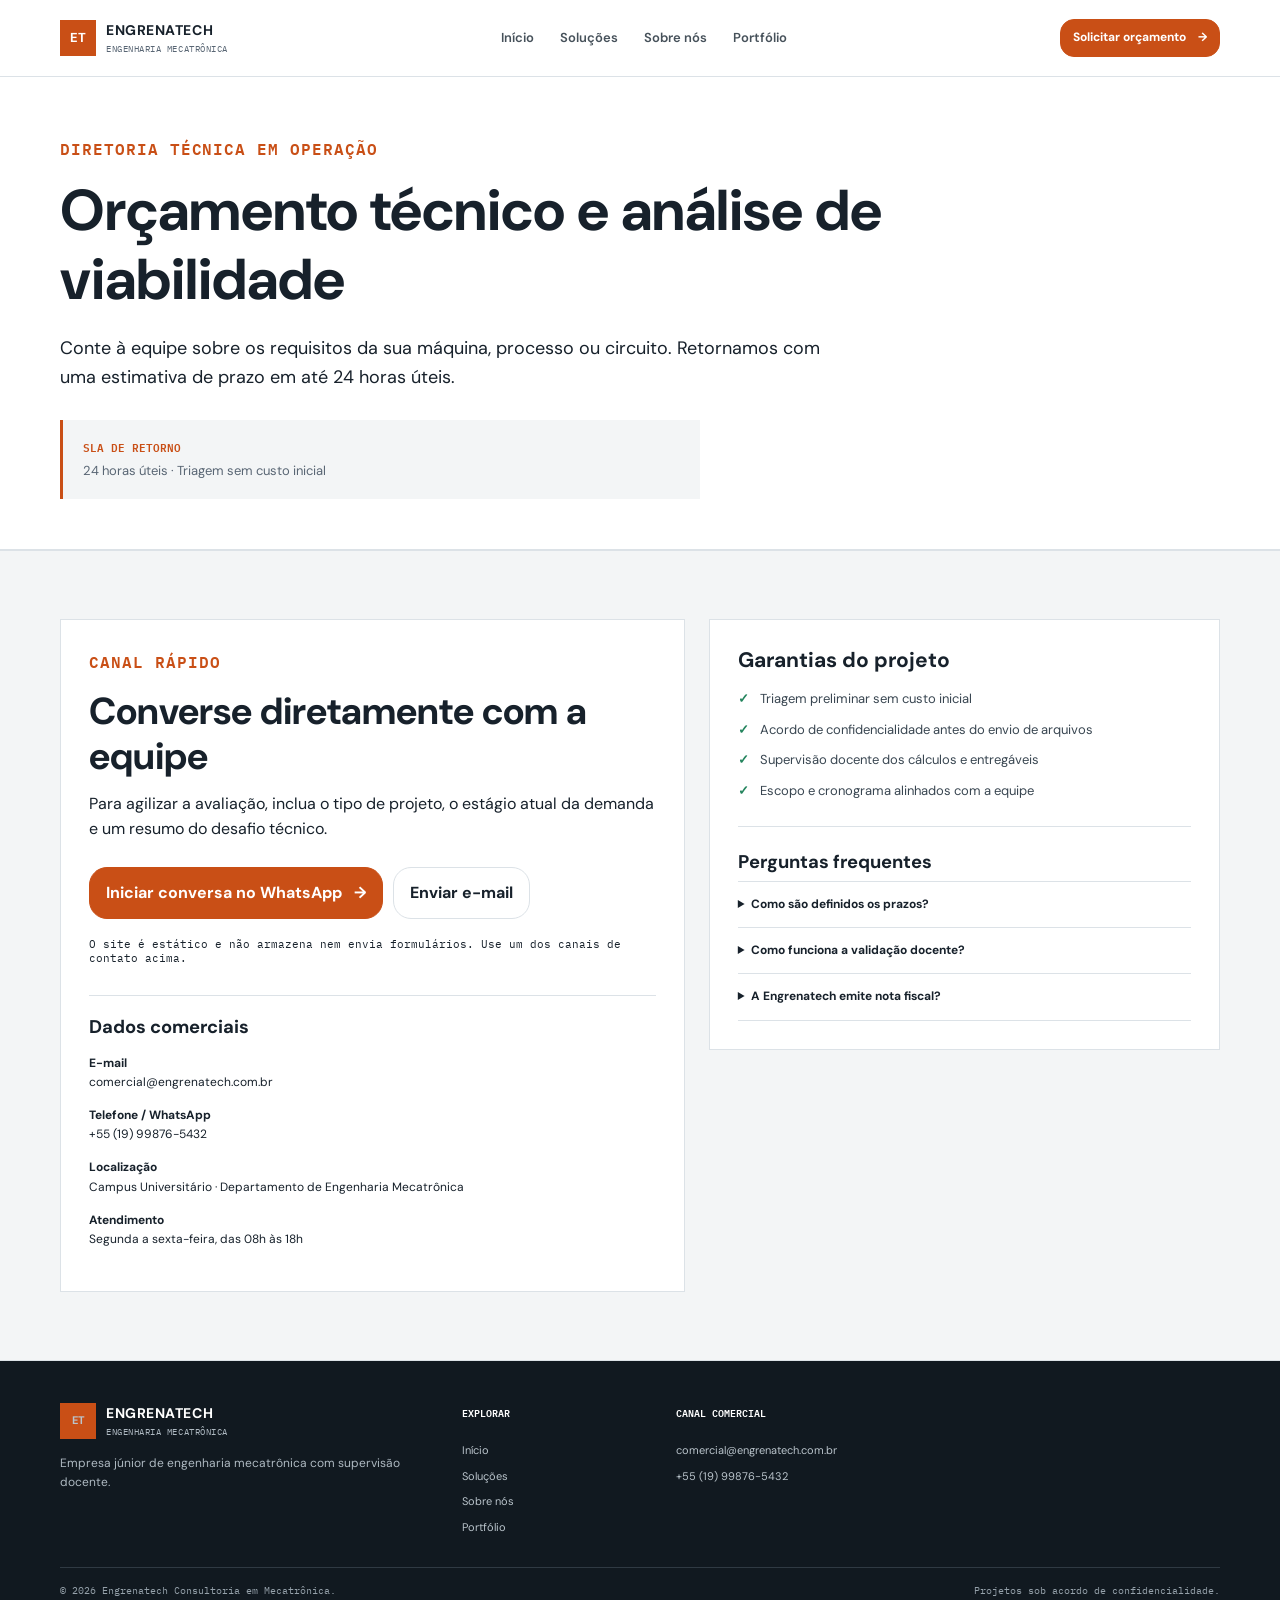
<file: pages/contato.html>
<!doctype html>
<html lang="pt-BR">
  <head>
    <meta charset="utf-8" />
    <meta name="viewport" content="width=device-width, initial-scale=1" />
    <meta
      name="description"
      content="Fale com a equipe Engrenatech para avaliar sua demanda de engenharia mecatrônica."
    />
    <title>Contato | Engrenatech</title>
    <link rel="stylesheet" href="../assets/css/styles.css" />
  </head>
  <body>
    <header class="site-header">
      <div class="wrap header-inner">
        <a class="brand" href="../index.html"
          ><span class="brand-mark">ET</span
          ><span
            ><strong>ENGRENATECH</strong
            ><small>Engenharia Mecatrônica</small></span
          ></a
        >
        <nav class="main-nav" aria-label="Navegação principal">
          <a href="../index.html">Início</a><a href="solucoes.html">Soluções</a
          ><a href="sobre.html">Sobre nós</a
          ><a href="portfolio.html">Portfólio</a>
        </nav>
        <a
          class="button button-small active-button"
          href="contato.html"
          aria-current="page"
          >Solicitar orçamento <span aria-hidden="true">→</span></a
        >
      </div>
    </header>
    <main>
      <section class="page-hero">
        <div class="wrap">
          <p class="eyebrow">Diretoria técnica em operação</p>
          <h1>Orçamento técnico e análise de viabilidade</h1>
          <p class="lead">
            Conte à equipe sobre os requisitos da sua máquina, processo ou
            circuito. Retornamos com uma estimativa de prazo em até 24 horas
            úteis.
          </p>
          <div class="inline-note">
            <strong>SLA de retorno</strong
            ><span>24 horas úteis · Triagem sem custo inicial</span>
          </div>
        </div>
      </section>
      <section class="section section-muted">
        <div class="wrap contact-grid">
          <div class="contact-main">
            <p class="eyebrow">Canal rápido</p>
            <h2>Converse diretamente com a equipe</h2>
            <p>
              Para agilizar a avaliação, inclua o tipo de projeto, o estágio
              atual da demanda e um resumo do desafio técnico.
            </p>
            <div class="actions">
              <a
                class="button"
                href="https://wa.me/5519998765432?text=Ol%C3%A1%2C%20gostaria%20de%20solicitar%20uma%20avalia%C3%A7%C3%A3o%20t%C3%A9cnica%20com%20a%20Engrenatech"
                target="_blank"
                rel="noopener noreferrer"
                >Iniciar conversa no WhatsApp
                <span aria-hidden="true">→</span></a
              ><a
                class="button button-light"
                href="mailto:comercial@engrenatech.com.br?subject=Or%C3%A7amento%20t%C3%A9cnico%20-%20Engrenatech"
                >Enviar e-mail</a
              >
            </div>
            <p class="microcopy">
              O site é estático e não armazena nem envia formulários. Use um dos
              canais de contato acima.
            </p>
            <div class="contact-details">
              <h3>Dados comerciais</h3>
              <p>
                <strong>E-mail</strong><br /><a
                  href="mailto:comercial@engrenatech.com.br"
                  >comercial@engrenatech.com.br</a
                >
              </p>
              <p>
                <strong>Telefone / WhatsApp</strong><br /><a
                  href="https://wa.me/5519998765432"
                  >+55 (19) 99876-5432</a
                >
              </p>
              <p>
                <strong>Localização</strong><br />Campus Universitário ·
                Departamento de Engenharia Mecatrônica
              </p>
              <p>
                <strong>Atendimento</strong><br />Segunda a sexta-feira, das 08h
                às 18h
              </p>
            </div>
          </div>
          <aside class="contact-aside">
            <h2>Garantias do projeto</h2>
            <ul class="check-list">
              <li>Triagem preliminar sem custo inicial</li>
              <li>Acordo de confidencialidade antes do envio de arquivos</li>
              <li>Supervisão docente dos cálculos e entregáveis</li>
              <li>Escopo e cronograma alinhados com a equipe</li>
            </ul>
            <hr />
            <h3>Perguntas frequentes</h3>
            <details>
              <summary>Como são definidos os prazos?</summary>
              <p>
                O cronograma é dividido em entregas parciais com marcos
                quinzenais e alinhamentos de validação.
              </p>
            </details>
            <details>
              <summary>Como funciona a validação docente?</summary>
              <p>
                Memoriais de cálculo, dimensionamento de peças e diagramas
                elétricos passam por avaliação técnica de docentes.
              </p>
            </details>
            <details>
              <summary>A Engrenatech emite nota fiscal?</summary>
              <p>
                Consulte a equipe comercial sobre faturamento e documentação
                aplicáveis ao seu projeto.
              </p>
            </details>
          </aside>
        </div>
      </section>
    </main>
    <footer class="site-footer">
      <div class="wrap footer-grid">
        <div>
          <a class="brand brand-footer" href="../index.html"
            ><span class="brand-mark">ET</span
            ><span
              ><strong>ENGRENATECH</strong
              ><small>Engenharia Mecatrônica</small></span
            ></a
          >
          <p>
            Empresa júnior de engenharia mecatrônica com supervisão docente.
          </p>
        </div>
        <div>
          <h2>Explorar</h2>
          <a href="../index.html">Início</a><a href="solucoes.html">Soluções</a
          ><a href="sobre.html">Sobre nós</a
          ><a href="portfolio.html">Portfólio</a>
        </div>
        <div>
          <h2>Canal comercial</h2>
          <a href="mailto:comercial@engrenatech.com.br"
            >comercial@engrenatech.com.br</a
          ><a href="https://wa.me/5519998765432">+55 (19) 99876-5432</a>
        </div>
      </div>
      <div class="wrap footer-bottom">
        <span>© 2026 Engrenatech Consultoria em Mecatrônica.</span
        ><span>Projetos sob acordo de confidencialidade.</span>
      </div>
    </footer>
  </body>
</html>
</file>
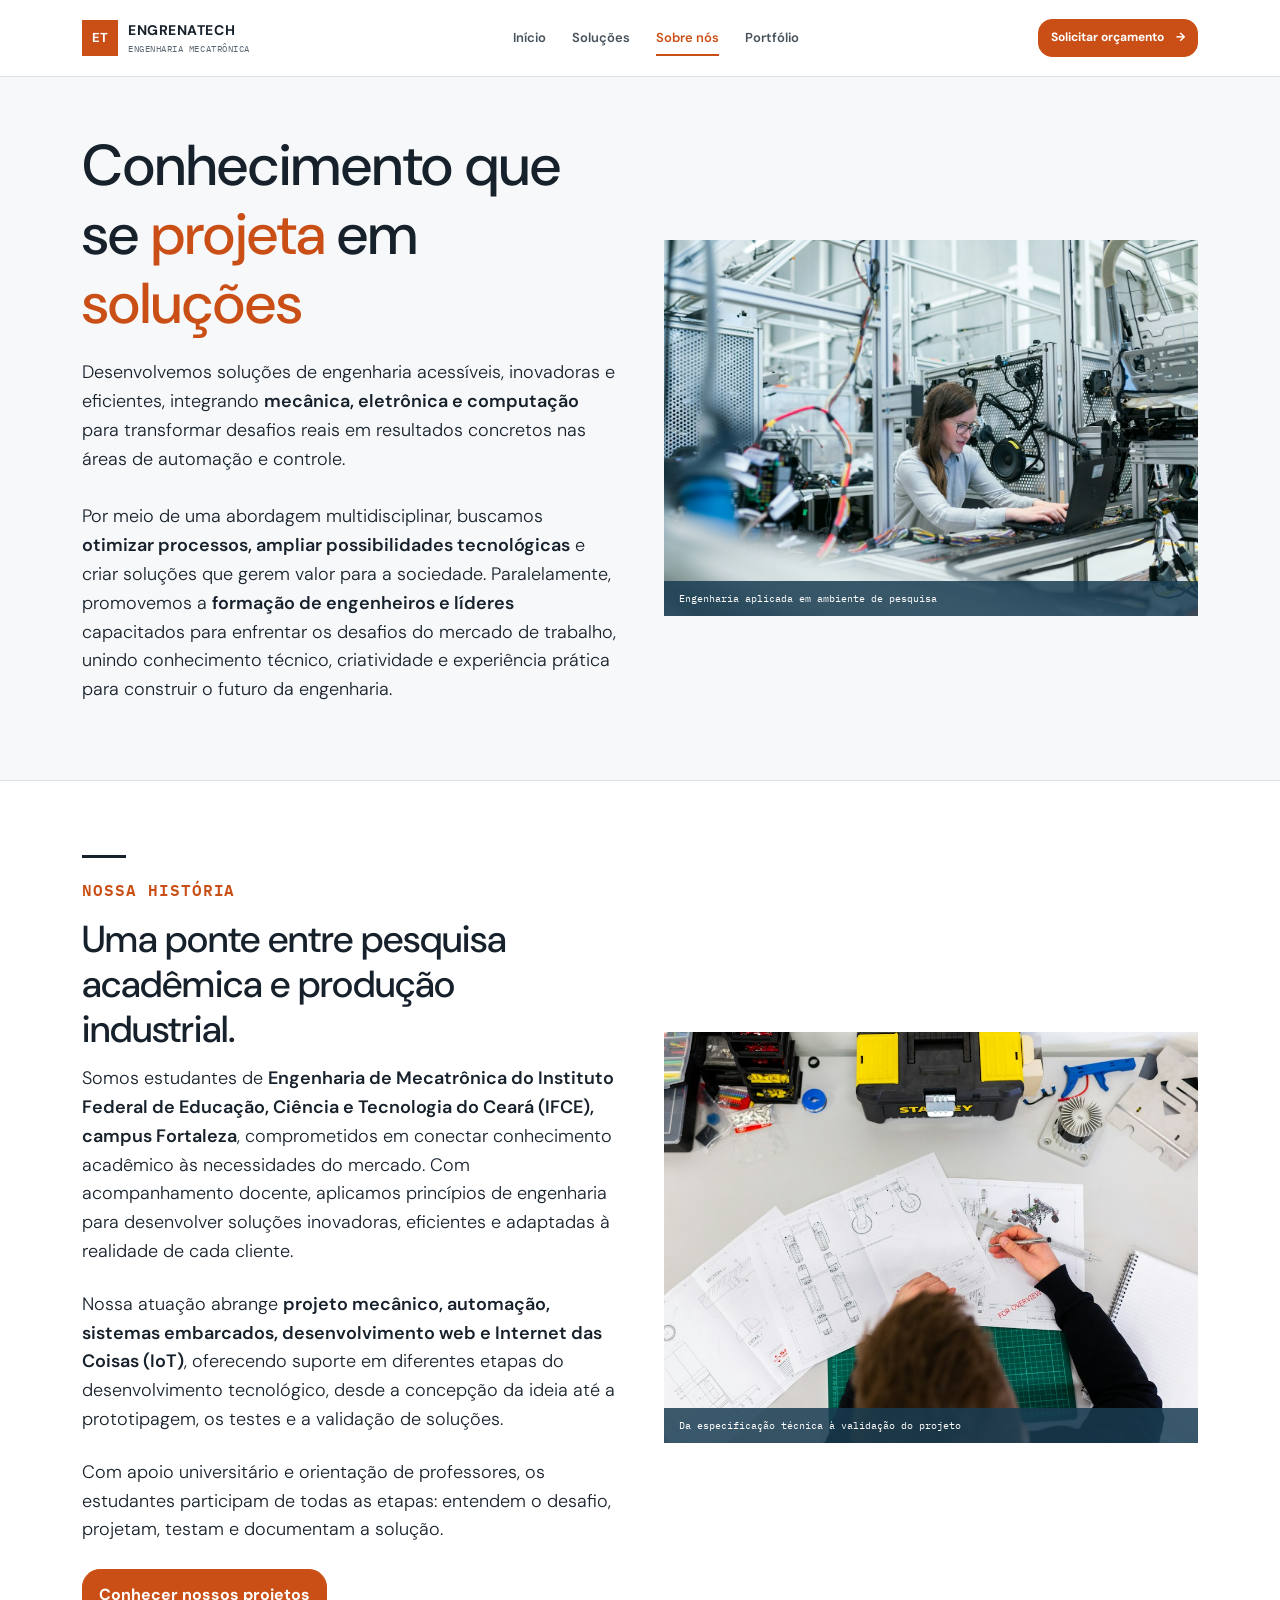
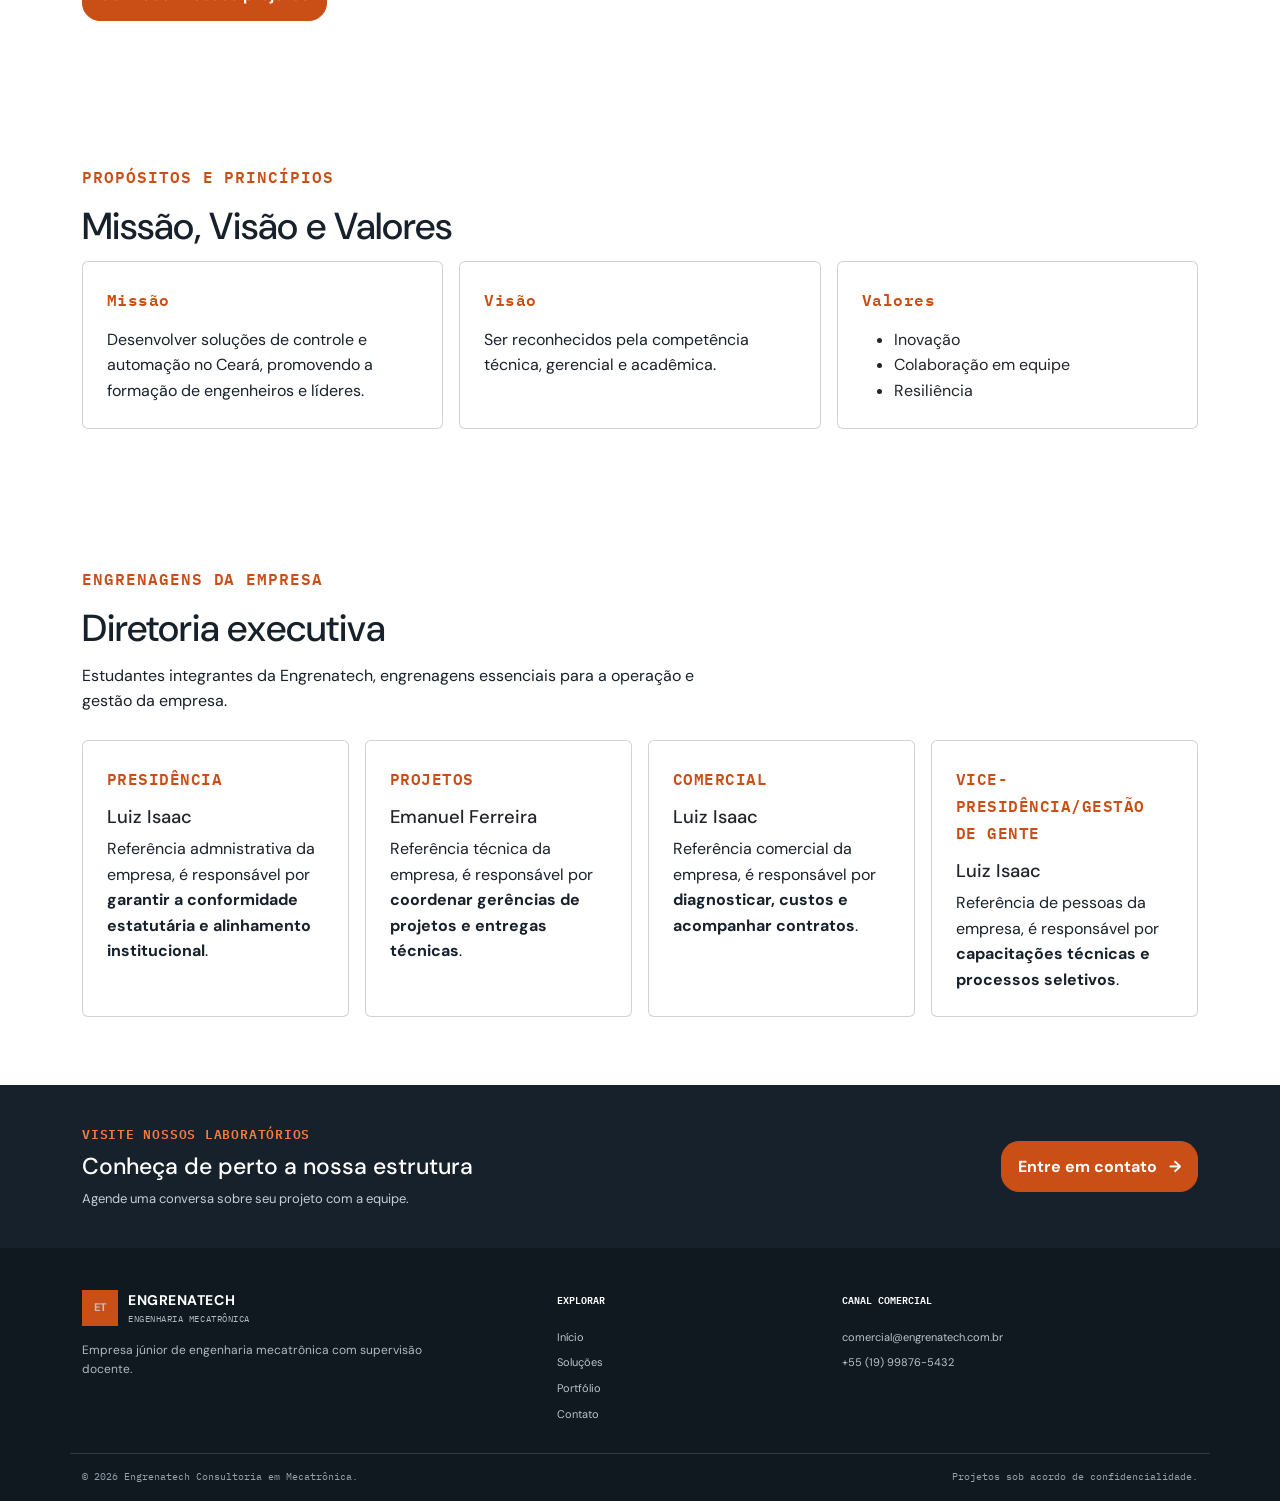
<file: pages/sobre.html>
<!doctype html>
<html lang="pt-BR">

<head>
  <meta charset="utf-8" />
  <meta name="viewport" content="width=device-width, initial-scale=1" />
  <meta name="description"
    content="Conheça a Engrenatech, empresa júnior de engenharia mecatrônica com apoio universitário e mentoria docente." />
  <title>Sobre nós | Engrenatech</title>

  <!-- Bootstrap 5.3 (carregado ANTES do styles.css para que o CSS do projeto prevaleça) -->
  <link rel="stylesheet" href="https://cdn.jsdelivr.net/npm/bootstrap@5.3.3/dist/css/bootstrap.min.css"
    integrity="sha384-QWTKZyjpPEjISv5WaRU9OFeRpok6YctnYmDr5pNlyT2bRjXh0JMhjY6hW+ALEwIH" crossorigin="anonymous">

  <link rel="stylesheet" href="../assets/css/styles.css" />
</head>

<body>
  <header class="site-header">
    <div class="navbar navbar-expand-md p-0">
      <div class="container wrap header-inner">
        <a class="brand" href="../index.html" aria-label="Engrenatech, página inicial"><span
            class="brand-mark">ET</span><span><strong>ENGRENATECH</strong><small>Engenharia
              Mecatrônica</small></span></a>

        <button class="navbar-toggler border-0 shadow-none" type="button" data-bs-toggle="collapse"
          data-bs-target="#menu-principal" aria-controls="menu-principal" aria-expanded="false"
          aria-label="Abrir menu de navegação">
          <span class="navbar-toggler-icon"></span>
        </button>

        <div class="collapse navbar-collapse" id="menu-principal">
          <nav class="main-nav flex-column flex-md-row align-items-start align-items-md-center mx-md-auto"
            aria-label="Navegação principal">
            <a href="../index.html">Início</a>
            <a href="solucoes.html">Soluções</a>
            <a class="active" href="sobre.html" aria-current="page">Sobre nós</a>
            <a href="portfolio.html">Portfólio</a>
          </nav>
          <a class="button button-small mt-3 mt-md-0" href="contato.html">Solicitar orçamento <span
              aria-hidden="true">→</span></a>
        </div>
      </div>
    </div>
  </header>

  <main>
    <section class="page-hero about-page-hero">
      <div class="container wrap">
        <div class="row align-items-center g-4 g-lg-5">
          <div class="col-12 col-lg-6">
            <h1>Conhecimento que se <em>projeta</em> em <em>soluções</em></h1>
            <p class="lead">
              Desenvolvemos soluções de engenharia acessíveis, inovadoras e eficientes,
              integrando <strong>mecânica, eletrônica e computação</strong> para transformar
              desafios reais em resultados concretos nas áreas de automação e controle.
              <br><br>
              Por meio de uma abordagem multidisciplinar, buscamos <strong>otimizar processos,
                ampliar possibilidades tecnológicas</strong> e criar soluções que gerem valor
              para a sociedade. Paralelamente, promovemos a <strong>formação de engenheiros
                e líderes</strong> capacitados para enfrentar os desafios do mercado de trabalho,
              unindo conhecimento técnico, criatividade e experiência prática para construir
              o futuro da engenharia.
            </p>
          </div>

          <div class="col-12 col-lg-6">
            <figure class="editorial-photo about-hero-photo">
              <img src="../assets/images/equipe-engenharia.jpg"
                alt="Engenheira avaliando um sistema em uma célula de automação" />
              <figcaption>Engenharia aplicada em ambiente de pesquisa</figcaption>
            </figure>
          </div>
        </div>
      </div>
    </section>

    <section class="story-section" id="historia">
      <div class="container wrap">
        <div class="row align-items-center g-4 g-lg-5">
          <div class="col-12 col-lg-6 order-2 order-lg-1">
            <span class="section-rule"></span>
            <p class="eyebrow">Nossa história</p>
            <h2>Uma ponte entre pesquisa acadêmica e produção industrial.</h2>
            <p class="lead">
              Somos estudantes de <strong>Engenharia de Mecatrônica do Instituto Federal de Educação, Ciência e
                Tecnologia do Ceará (IFCE), campus Fortaleza</strong>, comprometidos em conectar conhecimento acadêmico
              às necessidades do mercado. Com acompanhamento docente, aplicamos princípios de engenharia para
              desenvolver soluções inovadoras, eficientes e adaptadas à realidade de cada cliente.
            </p>
            <p class="lead">
              Nossa atuação abrange <strong>projeto mecânico, automação, sistemas embarcados, desenvolvimento web e
                Internet das Coisas (IoT)</strong>, oferecendo suporte em diferentes etapas do desenvolvimento
              tecnológico, desde a concepção da ideia até a prototipagem, os testes e a validação de soluções.
            </p>
            <p class="lead">
              Com apoio universitário e orientação de professores, os estudantes
              participam de todas as etapas: entendem o desafio, projetam,
              testam e documentam a solução.
            </p>
            <div class="actions"><a class="button" href="pages/sobre.html#historia">Conhecer nossos projetos</a></div>
          </div>
          <div class="col-12 col-lg-6 order-1 order-lg-2">
            <figure class="editorial-photo story-photo">
              <img src="../assets/images/laboratorio.jpg"
                alt="Desenho técnico de um projeto mecânico em desenvolvimento" />
              <figcaption>Da especificação técnica à validação do projeto</figcaption>
            </figure>
          </div>
        </div>
      </div>
    </section>

    <section class="section">
      <div class="container wrap">
        <p class="eyebrow">PROPÓSITOS E PRINCÍPIOS</p>
        <h2>Missão, Visão e Valores</h2>

        <div class="row g-3 justify-content-center">

          <div class="col-12 col-md-6 col-lg-4">
            <div class="card h-100">
              <article class="card-body p-4">
                <h3 class="card-title card-index">Missão</h3>
                <p class="card-text">
                  Desenvolver soluções de controle e automação no Ceará,
                  promovendo a formação de engenheiros e líderes.
                </p>
              </article>
            </div>
          </div>

          <div class="col-12 col-md-6 col-lg-4">
            <div class="card h-100">
              <article class="card-body p-4">
                <h3 class="card-title card-index">Visão</h3>
                <p class="card-text">
                  Ser reconhecidos pela competência técnica,
                  gerencial e acadêmica.
                </p>
              </article>
            </div>
          </div>

          <div class="col-12 col-md-6 col-lg-4">
            <div class="card h-100">
              <article class="card-body p-4">
                <h3 class="card-title card-index">Valores</h3>
                <ul class="card-text">
                  <li>Inovação</li>
                  <li>Colaboração em equipe</li>
                  <li>Resiliência</li>
                </ul>
              </article>
            </div>
          </div>

        </div>
      </div>
    </section>

    <section class="section">
      <div class="container wrap">
        <p class="eyebrow">ENGRENAGENS DA EMPRESA</p>
        <h2>Diretoria executiva</h2>

        <p class="section-intro">
          Estudantes integrantes da Engrenatech, engrenagens essenciais para a operação e gestão da empresa.
        </p>

        <div class="row g-3 justify-content-center">

          <div class="col-12 col-sm-6 col-lg-3">
            <div class="card h-100">
              <article class="card-body p-4">
                <span class="card-title card-index">PRESIDÊNCIA</span>
                <h3>Luiz Isaac</h3>
                <p class="card-text">Referência admnistrativa da empresa, é responsável por <strong>garantir a
                    conformidade estatutária e
                    alinhamento institucional</strong>.</p>
              </article>
            </div>
          </div>

          <div class="col-12 col-sm-6 col-lg-3">
            <div class="card h-100">
              <article class="card-body p-4">
                <span class="card-title card-index">PROJETOS</span>
                <h3>Emanuel Ferreira</h3>
                <p>Referência técnica da empresa, é responsável por <strong>coordenar gerências de projetos e entregas
                    técnicas</strong>.</p>
              </article>
            </div>
          </div>

          <div class="col-12 col-sm-6 col-lg-3">
            <div class="card h-100">
              <article class="card-body p-4">
                <span class="card-title card-index">COMERCIAL</span>
                <h3>Luiz Isaac</h3>
                <p class="card-text">Referência comercial da empresa, é responsável por <strong>diagnosticar, custos e
                    acompanhar
                    contratos</strong>.</p>
              </article>
            </div>
          </div>

          <div class="col-12 col-sm-6 col-lg-3">
            <div class="card h-100">
              <article class="card-body p-4">
                <span class="card-title card-index">VICE-PRESIDÊNCIA/GESTÃO DE GENTE</span>
                <h3>Luiz Isaac</h3>
                <p class="card-text">Referência de pessoas da empresa, é responsável por <strong>capacitações técnicas e
                    processos
                    seletivos</strong>.</p>
              </article>
            </div>
          </div>
        </div>
      </div>
    </section>

    <section class="cta-band">
      <div class="container wrap cta-inner">
        <div>
          <p class="eyebrow">Visite nossos laboratórios</p>
          <h2>Conheça de perto a nossa estrutura</h2>
          <p>Agende uma conversa sobre seu projeto com a equipe.</p>
        </div>
        <a class="button" href="contato.html">Entre em contato <span aria-hidden="true">→</span></a>
      </div>
    </section>
  </main>

  <footer class="site-footer">
    <div class="container wrap">
      <!-- .footer-grid mantém os estilos de links/títulos; d-flex e gap-0 neutralizam o display:grid/gap do CSS para usar o grid do Bootstrap -->
      <div class="footer-grid row g-4 d-flex gap-0">
        <div class="col-12 col-lg-5">
          <a class="brand brand-footer" href="../index.html"><span
              class="brand-mark">ET</span><span><strong>ENGRENATECH</strong><small>Engenharia
                Mecatrônica</small></span></a>
          <p>Empresa júnior de engenharia mecatrônica com supervisão docente.</p>
        </div>
        <div class="col-6 col-lg-3">
          <h2>Explorar</h2>
          <a href="../index.html">Início</a>
          <a href="solucoes.html">Soluções</a>
          <a href="portfolio.html">Portfólio</a>
          <a href="contato.html">Contato</a>
        </div>
        <div class="col-6 col-lg-4">
          <h2>Canal comercial</h2>
          <a href="mailto:comercial@engrenatech.com.br">comercial@engrenatech.com.br</a>
          <a href="https://wa.me/5519998765432">+55 (19) 99876-5432</a>
        </div>
      </div>
    </div>
    <div class="container wrap footer-bottom">
      <span>© 2026 Engrenatech Consultoria em Mecatrônica.</span>
      <span>Projetos sob acordo de confidencialidade.</span>
    </div>
  </footer>

  <!-- Bootstrap JS (necessário para o menu responsivo) -->
  <script src="https://cdn.jsdelivr.net/npm/bootstrap@5.3.3/dist/js/bootstrap.bundle.min.js"
    integrity="sha384-YvpcrYf0tY3lHB60NNkmXc5s9fDVZLESaAA55NDzOxhy9GkcIdslK1eN7N6jIeHz"
    crossorigin="anonymous"></script>
</body>

</html>
</file>
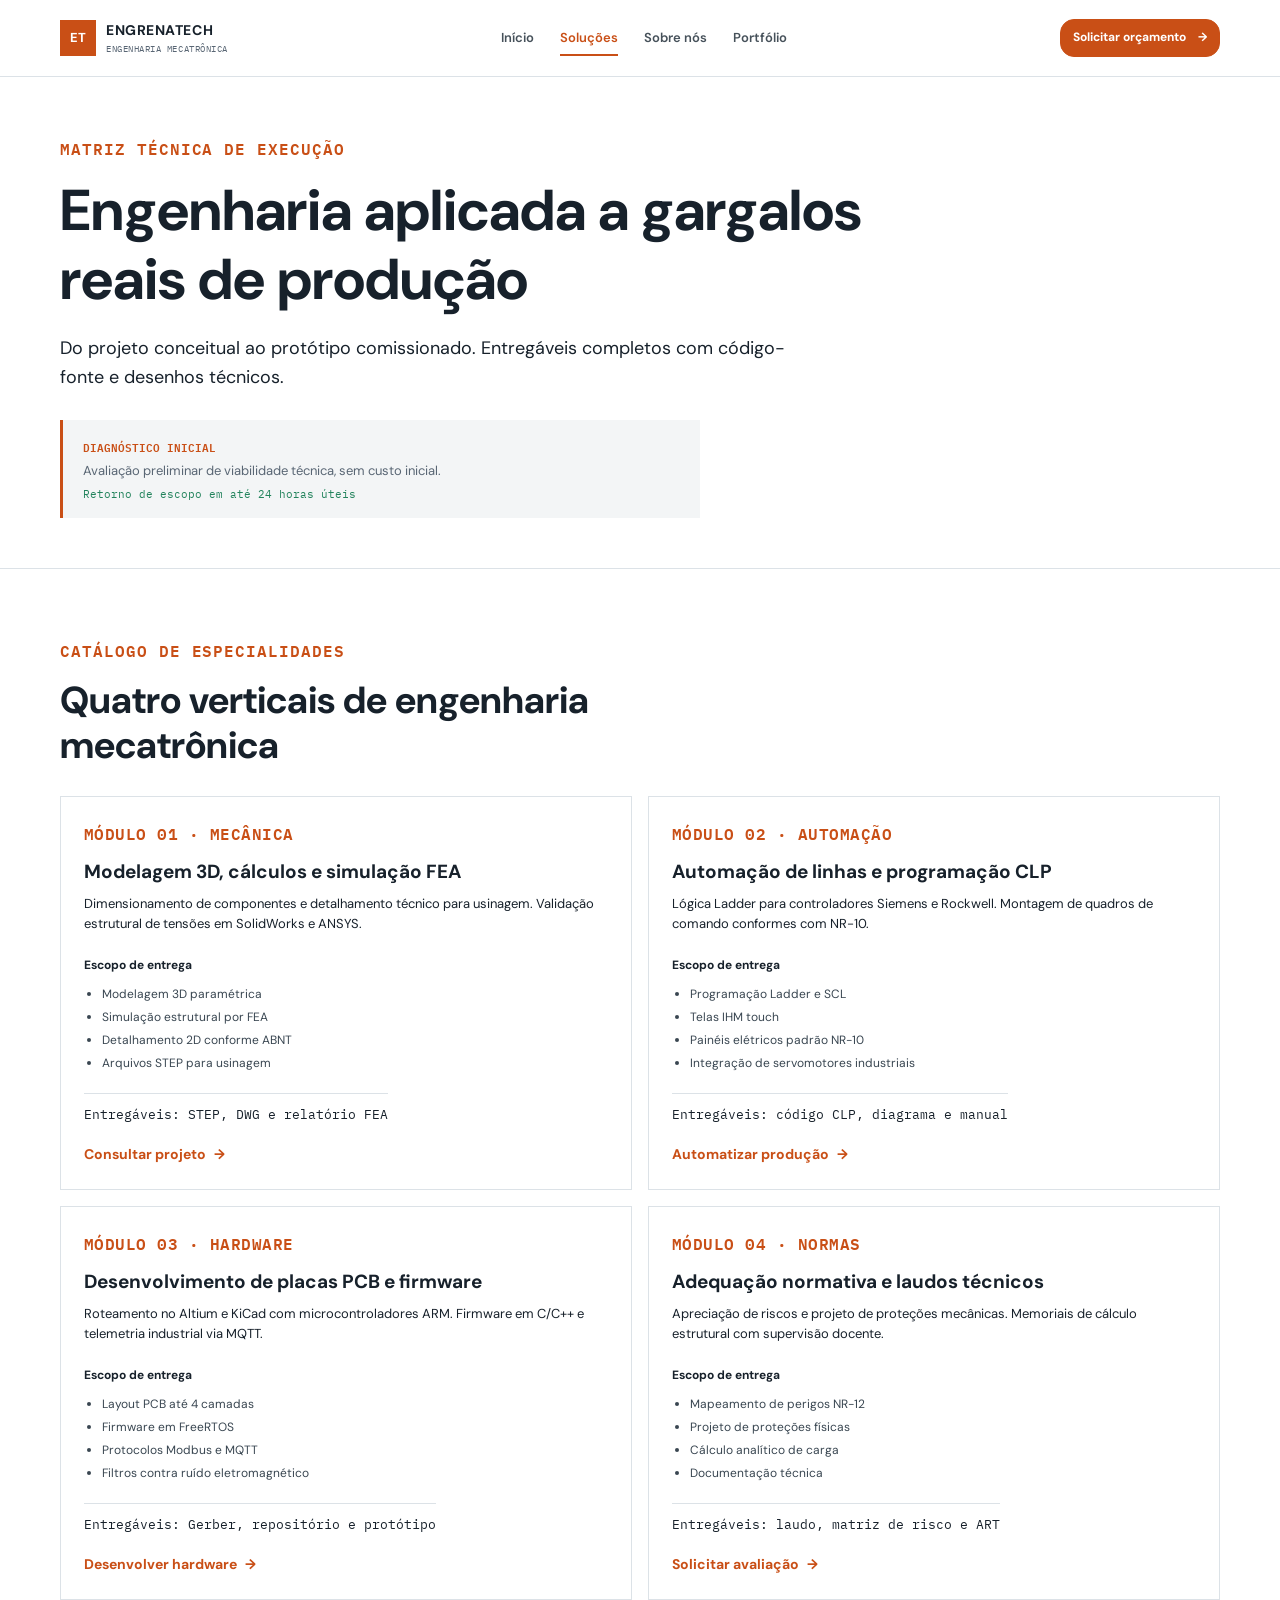
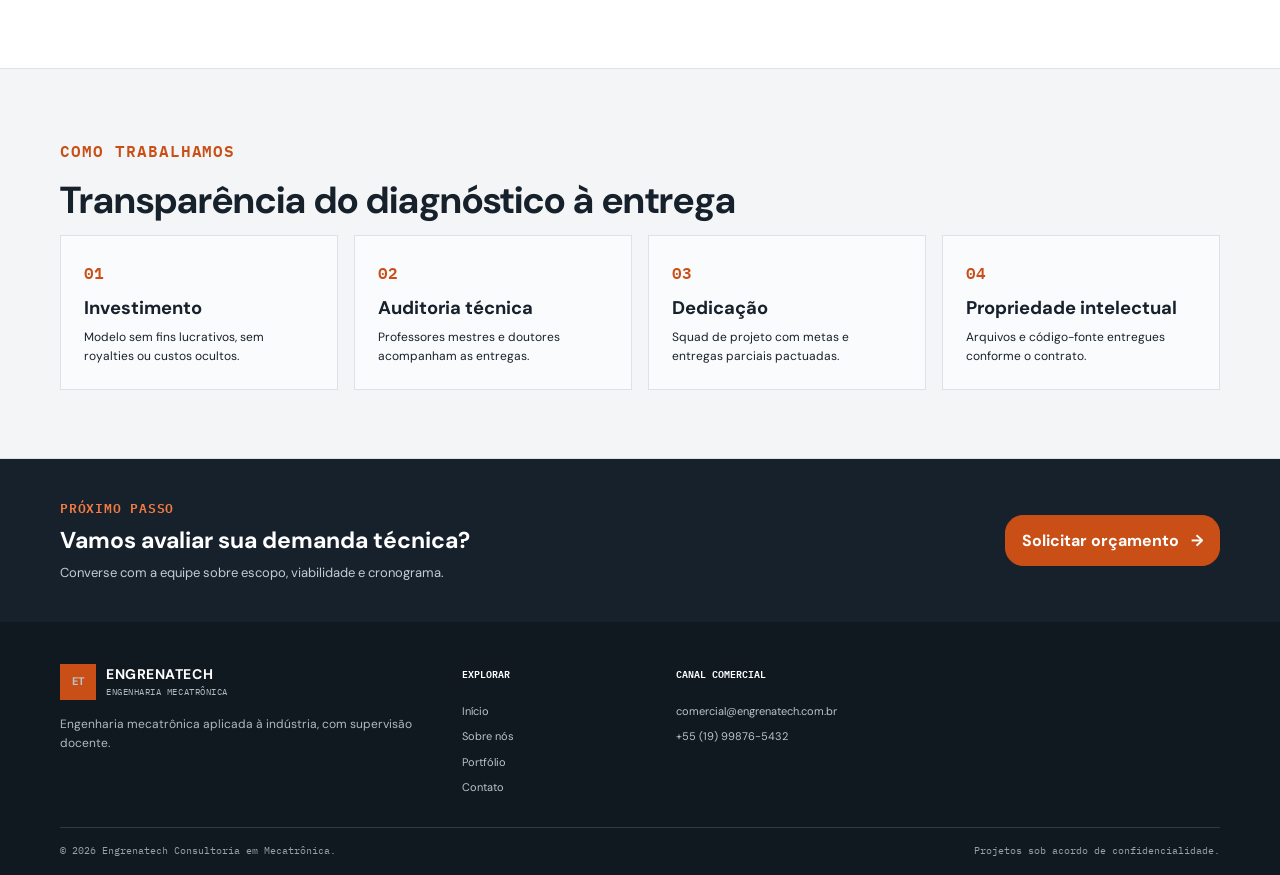
<file: pages/solucoes.html>
<!doctype html>
<html lang="pt-BR">
  <head>
    <meta charset="utf-8" />
    <meta name="viewport" content="width=device-width, initial-scale=1" />
    <meta
      name="description"
      content="Conheça as especialidades técnicas da Engrenatech em mecânica, automação, hardware e adequação normativa."
    />
    <title>Soluções técnicas | Engrenatech</title>
    <link rel="stylesheet" href="../assets/css/styles.css" />
  </head>
  <body>
    <header class="site-header">
      <div class="wrap header-inner">
        <a class="brand" href="../index.html"
          ><span class="brand-mark">ET</span
          ><span
            ><strong>ENGRENATECH</strong
            ><small>Engenharia Mecatrônica</small></span
          ></a
        >
        <nav class="main-nav" aria-label="Navegação principal">
          <a href="../index.html">Início</a
          ><a class="active" href="solucoes.html" aria-current="page"
            >Soluções</a
          ><a href="sobre.html">Sobre nós</a
          ><a href="portfolio.html">Portfólio</a>
        </nav>
        <a class="button button-small" href="contato.html"
          >Solicitar orçamento <span aria-hidden="true">→</span></a
        >
      </div>
    </header>
    <main>
      <section class="page-hero">
        <div class="wrap">
          <p class="eyebrow">Matriz técnica de execução</p>
          <h1>Engenharia aplicada a gargalos reais de produção</h1>
          <p class="lead">
            Do projeto conceitual ao protótipo comissionado. Entregáveis
            completos com código-fonte e desenhos técnicos.
          </p>
          <div class="inline-note">
            <strong>Diagnóstico inicial</strong
            ><span
              >Avaliação preliminar de viabilidade técnica, sem custo
              inicial.</span
            ><span class="note-accent"
              >Retorno de escopo em até 24 horas úteis</span
            >
          </div>
        </div>
      </section>
      <section class="section">
        <div class="wrap">
          <div class="section-heading">
            <div>
              <p class="eyebrow">Catálogo de especialidades</p>
              <h2>Quatro verticais de engenharia mecatrônica</h2>
            </div>
          </div>
          <div class="card-grid two">
            <article class="content-card service-card">
              <span class="card-index">MÓDULO 01 · MECÂNICA</span>
              <h2>Modelagem 3D, cálculos e simulação FEA</h2>
              <p>
                Dimensionamento de componentes e detalhamento técnico para
                usinagem. Validação estrutural de tensões em SolidWorks e ANSYS.
              </p>
              <h3>Escopo de entrega</h3>
              <ul>
                <li>Modelagem 3D paramétrica</li>
                <li>Simulação estrutural por FEA</li>
                <li>Detalhamento 2D conforme ABNT</li>
                <li>Arquivos STEP para usinagem</li>
              </ul>
              <p class="deliverables">Entregáveis: STEP, DWG e relatório FEA</p>
              <a class="text-link" href="contato.html"
                >Consultar projeto <span aria-hidden="true">→</span></a
              >
            </article>
            <article class="content-card service-card">
              <span class="card-index">MÓDULO 02 · AUTOMAÇÃO</span>
              <h2>Automação de linhas e programação CLP</h2>
              <p>
                Lógica Ladder para controladores Siemens e Rockwell. Montagem de
                quadros de comando conformes com NR-10.
              </p>
              <h3>Escopo de entrega</h3>
              <ul>
                <li>Programação Ladder e SCL</li>
                <li>Telas IHM touch</li>
                <li>Painéis elétricos padrão NR-10</li>
                <li>Integração de servomotores industriais</li>
              </ul>
              <p class="deliverables">
                Entregáveis: código CLP, diagrama e manual
              </p>
              <a class="text-link" href="contato.html"
                >Automatizar produção <span aria-hidden="true">→</span></a
              >
            </article>
            <article class="content-card service-card">
              <span class="card-index">MÓDULO 03 · HARDWARE</span>
              <h2>Desenvolvimento de placas PCB e firmware</h2>
              <p>
                Roteamento no Altium e KiCad com microcontroladores ARM.
                Firmware em C/C++ e telemetria industrial via MQTT.
              </p>
              <h3>Escopo de entrega</h3>
              <ul>
                <li>Layout PCB até 4 camadas</li>
                <li>Firmware em FreeRTOS</li>
                <li>Protocolos Modbus e MQTT</li>
                <li>Filtros contra ruído eletromagnético</li>
              </ul>
              <p class="deliverables">
                Entregáveis: Gerber, repositório e protótipo
              </p>
              <a class="text-link" href="contato.html"
                >Desenvolver hardware <span aria-hidden="true">→</span></a
              >
            </article>
            <article class="content-card service-card">
              <span class="card-index">MÓDULO 04 · NORMAS</span>
              <h2>Adequação normativa e laudos técnicos</h2>
              <p>
                Apreciação de riscos e projeto de proteções mecânicas. Memoriais
                de cálculo estrutural com supervisão docente.
              </p>
              <h3>Escopo de entrega</h3>
              <ul>
                <li>Mapeamento de perigos NR-12</li>
                <li>Projeto de proteções físicas</li>
                <li>Cálculo analítico de carga</li>
                <li>Documentação técnica</li>
              </ul>
              <p class="deliverables">
                Entregáveis: laudo, matriz de risco e ART
              </p>
              <a class="text-link" href="contato.html"
                >Solicitar avaliação <span aria-hidden="true">→</span></a
              >
            </article>
          </div>
        </div>
      </section>
      <section class="section section-muted">
        <div class="wrap">
          <p class="eyebrow">Como trabalhamos</p>
          <h2>Transparência do diagnóstico à entrega</h2>
          <div class="card-grid four">
            <article class="plain-card">
              <span class="card-index">01</span>
              <h3>Investimento</h3>
              <p>
                Modelo sem fins lucrativos, sem royalties ou custos ocultos.
              </p>
            </article>
            <article class="plain-card">
              <span class="card-index">02</span>
              <h3>Auditoria técnica</h3>
              <p>Professores mestres e doutores acompanham as entregas.</p>
            </article>
            <article class="plain-card">
              <span class="card-index">03</span>
              <h3>Dedicação</h3>
              <p>Squad de projeto com metas e entregas parciais pactuadas.</p>
            </article>
            <article class="plain-card">
              <span class="card-index">04</span>
              <h3>Propriedade intelectual</h3>
              <p>Arquivos e código-fonte entregues conforme o contrato.</p>
            </article>
          </div>
        </div>
      </section>
      <section class="cta-band">
        <div class="wrap cta-inner">
          <div>
            <p class="eyebrow">Próximo passo</p>
            <h2>Vamos avaliar sua demanda técnica?</h2>
            <p>Converse com a equipe sobre escopo, viabilidade e cronograma.</p>
          </div>
          <a class="button" href="contato.html"
            >Solicitar orçamento <span aria-hidden="true">→</span></a
          >
        </div>
      </section>
    </main>
    <footer class="site-footer">
      <div class="wrap footer-grid">
        <div>
          <a class="brand brand-footer" href="../index.html"
            ><span class="brand-mark">ET</span
            ><span
              ><strong>ENGRENATECH</strong
              ><small>Engenharia Mecatrônica</small></span
            ></a
          >
          <p>
            Engenharia mecatrônica aplicada à indústria, com supervisão docente.
          </p>
        </div>
        <div>
          <h2>Explorar</h2>
          <a href="../index.html">Início</a><a href="sobre.html">Sobre nós</a
          ><a href="portfolio.html">Portfólio</a
          ><a href="contato.html">Contato</a>
        </div>
        <div>
          <h2>Canal comercial</h2>
          <a href="mailto:comercial@engrenatech.com.br"
            >comercial@engrenatech.com.br</a
          ><a href="https://wa.me/5519998765432">+55 (19) 99876-5432</a>
        </div>
      </div>
      <div class="wrap footer-bottom">
        <span>© 2026 Engrenatech Consultoria em Mecatrônica.</span
        ><span>Projetos sob acordo de confidencialidade.</span>
      </div>
    </footer>
  </body>
</html>
</file>
<file: assets/css/styles.css>
@import url("https://fonts.googleapis.com/css2?family=DM+Sans:wght@400;500;600;700&family=IBM+Plex+Mono:wght@400;500;600&display=swap");

:root {
  color-scheme: light;
  --ink: #17212b;
  --muted: #596674;
  --line: #dce2e7;
  --paper: #ffffff;
  --wash: #f3f5f6;
  --dark: #17212b;
  --super-dark: #111920;
  --light-orange: #f76b2f;
  --orange: #c94f16;
  --orange-dark: #a93d0d;
  --green: #22835c;
  --sans: "DM Sans", "Segoe UI", sans-serif;
  --mono: "IBM Plex Mono", "SFMono-Regular", Consolas, monospace;
}

* {
  box-sizing: border-box;
}
html {
  scroll-behavior: smooth;
}
body {
  margin: 0;
  color: var(--ink);
  background: var(--paper);
  font-family: var(--sans);
  font-size: 16px;
  line-height: 1.6;
}
a {
  color: inherit;
  text-decoration: none;
}
a:hover {
  color: var(--orange);
}
p,
h1,
h2,
h3 {
  margin-top: 0;
}
p {
  color: var(--ink);
}
h1,
h2,
h3 {
  line-height: 1.2;
}
h1 {
  max-width: 850px;
  margin-bottom: 20px;
  font-size: clamp(2.5rem, 5vw, 4.25rem);
  letter-spacing: 0;
}
h1 em {
  color: var(--orange);
  font-style: normal;
}
h2 {
  margin-bottom: 12px;
  font-size: clamp(1.65rem, 3vw, 2.35rem);
  letter-spacing: 0;
}
h3 {
  margin-bottom: 8px;
  font-size: 1.15rem;
}
.wrap {
  width: min(1160px, calc(100% - 48px));
  margin-inline: auto;
}
.notice {
  color: #d8e0e6;
  background: var(--dark);
  font: 11px var(--mono);
}
.notice-inner {
  min-height: 34px;
  display: flex;
  align-items: center;
  justify-content: space-between;
  gap: 18px;
}
.notice-detail {
  color: #aeb9c1;
}
.notice-detail b {
  padding: 0 7px;
  color: var(--orange);
}
.status-dot {
  display: inline-block;
  width: 7px;
  height: 7px;
  margin-right: 5px;
  border-radius: 50%;
  background: #47bb83;
  vertical-align: 1px;
}
.status-dot.orange {
  background: var(--orange);
}
.site-header {
  position: sticky;
  z-index: 5;
  top: 0;
  background: rgb(255 255 255 / 96%);
  border-bottom: 1px solid var(--line);
  backdrop-filter: blur(12px);
}
.header-inner {
  min-height: 76px;
  display: flex;
  align-items: center;
  justify-content: space-between;
  gap: 24px;
}
.brand {
  display: inline-flex;
  align-items: center;
  gap: 10px;
  flex: 0 0 auto;
}
.brand-mark {
  display: grid;
  width: 36px;
  height: 36px;
  place-items: center;
  color: white;
  background: var(--orange);
  font-size: 13px;
  font-weight: 700;
}
.brand strong,
.brand small {
  display: block;
  line-height: 1.25;
}
.brand strong {
  font-size: 14px;
  letter-spacing: 0.04em;
}
.brand small {
  margin-top: 3px;
  color: var(--muted);
  font: 9px var(--mono);
  letter-spacing: 0.06em;
  text-transform: uppercase;
}
.main-nav {
  display: flex;
  align-items: center;
  gap: 26px;
}
.main-nav a {
  padding: 8px 0;
  color: #46515a;
  font-size: 13px;
  font-weight: 600;
}
.main-nav a:hover,
.main-nav a.active {
  color: var(--orange);
}
.main-nav a.active {
  box-shadow: inset 0 -2px var(--orange);
}
.button {
  min-height: 46px;
  display: inline-flex;
  align-items: center;
  justify-content: center;
  gap: 12px;
  padding: 12px 16px;
  color: #fff;
  background: var(--orange);
  border: 1px solid var(--orange);
  border-radius: 18px;
  font-size: 16px;
  font-weight: 700;
  transition:
    background 0.18s ease,
    border-color 0.18s ease;
}
.button:hover {
  color: #fff;
  background: var(--orange-dark);
  border-color: var(--orange-dark);
  scale:1.01;
}
.button-small {
  min-height: 38px;
  display: inline-flex;
  align-items: center;
  justify-content: center;
  gap: 12px;
  padding: 8px 12px;
  color: #fff;
  background: var(--orange);
  border: 1px solid var(--orange);
  border-radius: 14px;
  font-size: 12px;
  font-weight: 700;
  transition:
    background 0.18s ease,
    border-color 0.18s ease;
}
.button-light {
  color: var(--ink);
  background: #fff;
  border-color: var(--line);
}
.button-light:hover {
  color: var(--ink);
  background: var(--wash);
  border-color: #c4cdd4;
}
.hero {
  padding: 68px 0;
  border-bottom: 1px solid var(--line);
}
.hero-grid {
  display: grid;
  grid-template-columns: minmax(0, 1.35fr) minmax(280px, 0.75fr);
  align-items: center;
  gap: 68px;
}
.hero-copy .lead {
  max-width: 660px;
}
.eyebrow {
  margin-bottom: 14px;
  color: var(--orange);
  font: 600 16px var(--mono);
  letter-spacing: 0.06em;
  text-transform: uppercase;
}
.lead {
  max-width: 760px;
  margin-bottom: 24px;
  font-size: 18px;
  line-height: 1.6;
}
.check-list {
  display: grid;
  gap: 10px;
  margin: 22px 0;
  padding: 0;
  list-style: none;
}
.check-list li {
  position: relative;
  padding-left: 22px;
  color: #394651;
  font-size: 13px;
}
.check-list li::before {
  position: absolute;
  left: 0;
  color: var(--green);
  content: "✓";
  font-weight: 700;
}
.check-grid {
  grid-template-columns: repeat(2, minmax(0, 1fr));
}
.actions {
  display: flex;
  flex-wrap: wrap;
  gap: 10px;
  margin-top: 25px;
}
.microcopy {
  margin: 18px 0 0;
  font: 11px var(--mono);
}
.microcopy b {
  padding: 0 8px;
  color: var(--orange);
}
.proof-panel {
  min-height: 330px;
  display: flex;
  flex-direction: column;
  justify-content: space-between;
  padding: 24px;
  color: white;
  background: var(--dark);
}
.panel-top,
.panel-stats {
  display: flex;
  justify-content: space-between;
  gap: 16px;
  font: 10px var(--mono);
}
.panel-top {
  padding-bottom: 14px;
  color: #d2dbe1;
  border-bottom: 1px solid #36424c;
  text-transform: uppercase;
}
.panel-top span:first-child,
.panel-stats b {
  color: #f47b42;
}
.big-number {
  display: block;
  margin-bottom: 12px;
  color: #ed6b2c;
  font: 600 56px var(--mono);
}
.proof-panel h2 {
  max-width: 340px;
  font-size: 22px;
}
.proof-panel p {
  margin-bottom: 0;
  color: #c3ccd3;
  font-size: 13px;
}
.panel-stats {
  padding-top: 16px;
  border-top: 1px solid #36424c;
}
.panel-stats div {
  display: grid;
  gap: 5px;
}
.panel-stats b {
  font-size: 13px;
}
.panel-stats span {
  color: #bdc6cd;
}
.metrics {
  padding: 26px 0;
  background: var(--wash);
  border-bottom: 1px solid var(--line);
}
.metric-grid {
  display: grid;
  grid-template-columns: repeat(4, minmax(0, 1fr));
  gap: 24px;
}
.metric-grid > div {
  display: flex;
  flex-direction: column;
  gap: 4px;
}
.metric-grid strong {
  color: var(--orange);
  font: 600 25px var(--mono);
}
.metric-grid b {
  font-size: 12px;
}
.metric-grid span {
  color: var(--muted);
  font-size: 11px;
}
.metric-grid.three {
  grid-template-columns: repeat(3, minmax(0, 1fr));
}
.section {
  padding: 68px 0;
}
.section-muted {
  background: var(--wash);
  border-block: 1px solid var(--line);
}
.section-heading {
  display: flex;
  align-items: end;
  justify-content: space-between;
  gap: 24px;
  margin-bottom: 28px;
}
.section-heading h2 {
  max-width: 700px;
  margin-bottom: 0;
}
.section-intro {
  max-width: 650px;
  margin: 0 0 26px;
}
.text-link {
  display: inline-flex;
  align-items: center;
  gap: 8px;
  color: var(--orange);
  font-size: 14px;
  font-weight: 700;
}
.text-link:hover {
  color: var(--orange-dark);
}
.card-grid {
  display: grid;
  gap: 16px;
}
.card-grid.two {
  grid-template-columns: repeat(2, minmax(0, 1fr));
}
.card-grid.three {
  grid-template-columns: repeat(3, minmax(0, 1fr));
}
.card-grid.four {
  grid-template-columns: repeat(4, minmax(0, 1fr));
}
.content-card,
.plain-card {
  padding: 23px;
  border: 1px solid var(--line);
  background: #fff;
}
.content-card {
  min-height: 228px;
  display: flex;
  flex-direction: column;
  align-items: flex-start;
}
.content-card > p {
  margin-bottom: 20px;
  font-size: 13px;
}
.content-card .text-link {
  margin-top: auto;
}
.card-index {
  display: block;
  margin-bottom: 14px;
  color: var(--orange);
  font: 600 16px var(--mono);
  letter-spacing: 0.03em;
}
.content-card h3,
.plain-card h3 {
  margin-bottom: 9px;
}
.plain-card {
  background: rgb(255 255 255 / 65%);
}
.plain-card p {
  margin-bottom: 0;
  font-size: 12px;
}
.plain-card .card-index {
  margin-bottom: 11px;
}
.page-hero {
  padding: 58px 0 50px;
  background: #fff;
  border-bottom: 1px solid var(--line);
}
.page-hero h1 {
  max-width: 850px;
  font-size: clamp(2.35rem, 4.5vw, 3.65rem);
}
.page-hero .lead {
  margin-bottom: 22px;
}
.inline-note {
  max-width: 640px;
  display: grid;
  gap: 5px;
  margin-top: 28px;
  padding: 17px 20px;
  background: var(--wash);
  border-left: 3px solid var(--orange);
}
.inline-note strong {
  font: 600 11px var(--mono);
  color: var(--orange);
  text-transform: uppercase;
}
.inline-note span {
  color: var(--muted);
  font-size: 13px;
}
.inline-note .note-accent {
  color: var(--green);
  font: 11px var(--mono);
}
.about-hero {
  display: grid;
  grid-template-columns: 1.3fr 0.7fr;
  align-items: center;
  gap: 44px;
}
.about-hero .inline-note {
  margin-top: 0;
}
.service-card {
  min-height: 0;
}
.service-card h2 {
  margin-bottom: 10px;
  font-size: 19px;
}
.service-card h3 {
  margin: 3px 0 8px;
  font-size: 12px;
}
.service-card ul,
.content-card ul {
  margin: 0 0 16px;
  padding-left: 18px;
  color: #394651;
  font-size: 12px;
}
.service-card li,
.content-card li {
  margin: 4px 0;
}
.deliverables {
  padding-top: 12px;
  border-top: 1px solid var(--line);
  font: 10px var(--mono);
}
.year {
  display: block;
  margin-bottom: 12px;
  color: var(--orange);
  font: 600 26px var(--mono);
}
.timeline .plain-card {
  display: flex;
  flex-direction: column;
  align-items: flex-start;
}
.timeline .deliverables {
  width: 100%;
  margin: auto 0 0;
}
.section-dark {
  color: #fff;
  background: var(--dark);
}
.section-dark .section-intro,
.section-dark p {
  color: #c4cdd4;
}
.section-dark .eyebrow,
.section-dark .card-index {
  color: #f47b42;
}
.dark-grid > article {
  padding: 19px;
  border: 1px solid #3a4650;
}
.dark-grid h3 {
  font-size: 15px;
}
.dark-grid p {
  margin-bottom: 0;
  font-size: 12px;
}
.case-list {
  display: grid;
  gap: 18px;
}
.case {
  display: grid;
  grid-template-columns: 0.85fr 1.15fr;
  background: #fff;
  border: 1px solid var(--line);
}
.case-side {
  padding: 24px;
  color: #fff;
  background: var(--dark);
}
.case-side h2 {
  margin: 5px 0 8px;
  font-size: 20px;
}
.case-side > p:not(.tags) {
  color: #bac4cb;
  font-size: 11px;
}
.case-metrics {
  display: grid;
  grid-template-columns: repeat(3, minmax(0, 1fr));
  gap: 8px;
  padding: 16px 0;
  border-block: 1px solid #3a4650;
}
.case-metrics div {
  display: grid;
  align-content: start;
  gap: 5px;
}
.case-metrics b {
  color: #f47b42;
  font: 600 15px var(--mono);
}
.case-metrics span {
  color: #bec7ce;
  font-size: 9px;
  line-height: 1.3;
}
.tags {
  margin: 14px 0 0;
  color: #d4dce1;
  font: 10px var(--mono);
  line-height: 1.8;
}
.case-body {
  display: grid;
  align-content: center;
  padding: 24px 28px;
}
.case-body h3 {
  margin: 11px 0 3px;
  color: var(--orange);
  font: 600 10px var(--mono);
  text-transform: uppercase;
}
.case-body h3:first-child {
  margin-top: 0;
}
.case-body p {
  margin-bottom: 3px;
  font-size: 13px;
}
.cta-band {
  padding: 38px 0;
  color: #fff;
  background: var(--dark);
}
.cta-band p {
  margin-bottom: 0;
  color: #c4cdd4;
  font-size: 13px;
}
.cta-band .eyebrow {
  margin-bottom: 8px;
  color: #f47b42;
}
.cta-band h2 {
  margin-bottom: 8px;
  font-size: 23px;
}
.cta-inner {
  display: flex;
  align-items: center;
  justify-content: space-between;
  gap: 24px;
}
.site-footer {
  padding: 42px 0 18px;
  color: #d0d8de;
  background: var(--super-dark);
}
.footer-grid {
  display: grid;
  grid-template-columns: 1.5fr 0.7fr 0.9fr 1.2fr;
  gap: 48px;
  padding-bottom: 30px;
}
#logo-footer {
  display: flex;
  justify-content: center;
  align-items: center;
}
.brand-footer strong {
  color: #fff;
}
.brand-footer small {
  color: #aeb9c1;
}
.footer-grid p {
  max-width: 370px;
  margin: 15px 0 0;
  color: #aeb9c1;
  font-size: 12px;
}
.footer-grid h2 {
  margin-bottom: 13px;
  color: #fff;
  font: 600 10px var(--mono);
  text-transform: uppercase;
}
.footer-grid > div:not(:first-child) {
  display: flex;
  flex-direction: column;
  align-items: flex-start;
  gap: 8px;
}
.footer-grid a:not(.brand),
.footer-grid span {
  color: #bac4cb;
  font-size: 11px;
}
.footer-grid a:not(.brand):hover {
  color: #f47b42;
}
.footer-bottom {
  display: flex;
  justify-content: space-between;
  gap: 18px;
  padding-top: 16px;
  border-top: 1px solid #303a43;
  color: #95a1aa;
  font: 10px var(--mono);
}
.icon {
    font-size: 14px;
}
.contact-grid {
  display: grid;
  grid-template-columns: 1.1fr 0.9fr;
  align-items: start;
  gap: 24px;
}
.contact-main,
.contact-aside {
  padding: 28px;
  background: #fff;
  border: 1px solid var(--line);
}
.contact-main > p {
  max-width: 620px;
}
.contact-details {
  margin-top: 30px;
  padding-top: 20px;
  border-top: 1px solid var(--line);
}
.contact-details h3 {
  margin-bottom: 16px;
}
.contact-details p {
  margin-bottom: 14px;
  font-size: 12px;
}
.contact-details strong {
  color: var(--ink);
}
.contact-aside h2 {
  font-size: 21px;
}
.contact-aside .check-list {
  margin: 16px 0 24px;
}
.contact-aside hr {
  height: 1px;
  margin: 24px 0;
  border: 0;
  background: var(--line);
}
.contact-aside details {
  border-top: 1px solid var(--line);
}
.contact-aside details:last-child {
  border-bottom: 1px solid var(--line);
}
.contact-aside summary {
  padding: 13px 0;
  color: var(--ink);
  cursor: pointer;
  font-size: 12px;
  font-weight: 700;
}
.contact-aside details p {
  margin: 0 0 14px;
  font-size: 12px;
}

@media (max-width: 900px) {
  .main-nav {
    gap: 14px;
  }
  .hero-grid {
    gap: 34px;
  }
  .card-grid.four {
    grid-template-columns: repeat(2, minmax(0, 1fr));
  }
  .footer-grid {
    gap: 24px;
  }
}
@media (max-width: 680px) {
  .wrap {
    width: min(100% - 32px, 540px);
  }
  .notice-inner {
    min-height: 32px;
  }
  .notice-detail {
    display: none;
  }
  .header-inner {
    min-height: auto;
    flex-wrap: wrap;
    gap: 12px;
    padding-block: 12px;
  }
  .main-nav {
    order: 3;
    width: 100%;
    justify-content: space-between;
    gap: 10px;
    overflow-x: auto;
  }
  .main-nav a {
    flex: 0 0 auto;
    font-size: 11px;
  }
  .button-small {
    margin-left: auto;
  }
  .hero {
    padding: 45px 0;
  }
  .hero-grid,
  .about-hero,
  .contact-grid {
    grid-template-columns: 1fr;
  }
  .hero-grid {
    gap: 28px;
  }
  h1 {
    font-size: clamp(2.35rem, 11vw, 3.4rem);
  }
  .lead {
    font-size: 16px;
  }
  .proof-panel {
    min-height: 290px;
  }
  .metric-grid,
  .metric-grid.three {
    grid-template-columns: repeat(2, minmax(0, 1fr));
    row-gap: 20px;
  }
  .section,
  .page-hero {
    padding-block: 44px;
  }
  .section-heading {
    align-items: flex-start;
    flex-direction: column;
  }
  .card-grid.two,
  .card-grid.three,
  .card-grid.four {
    grid-template-columns: 1fr;
  }
  .content-card {
    min-height: auto;
  }
  .case {
    grid-template-columns: 1fr;
  }
  .case-side,
  .case-body {
    padding: 21px;
  }
  .cta-inner {
    align-items: flex-start;
    flex-direction: column;
  }
  .footer-grid {
    grid-template-columns: 1fr 1fr;
    gap: 28px 18px;
  }
  .footer-grid > div:first-child {
    grid-column: 1 / -1;
  }
  .footer-bottom {
    flex-direction: column;
  }
  .contact-main,
  .contact-aside {
    padding: 21px;
  }
}
@media (prefers-reduced-motion: reduce) {
  html {
    scroll-behavior: auto;
  }
  *,
  *::before,
  *::after {
    transition-duration: 0.01ms !important;
  }
}

:root {
  --blue: #245b78;
  --blue-dark: #183c52;
}

.button-blue {
  color: #fff;
  background: var(--blue);
  border-color: var(--blue);
}
.button-blue:hover {
  color: #fff;
  background: var(--blue-dark);
  border-color: var(--blue-dark);
}
.section-rule {
  display: block;
  width: 44px;
  height: 3px;
  margin-bottom: 18px;
  background: var(--dark);
}
.group-section-rule {
   display: flex;
    gap: 5px;
    width: 142px;
    height: 3px;
    margin-bottom: 18px;
}
.group-section-rule span {
    flex: 1;
    background-color: var(--dark);
    transition: background-color 0.4s ease;
}

.group-section-rule span.active {
    background-color: var(--orange);
}

.dark .section-rule {
  background:var(--paper);
}
.hero-editorial {
  padding-block: 54px 62px;
  background: #f6f8f9;
}
.hero-editorial-grid {
  display: grid;
  grid-template-columns: minmax(0, 1.05fr) minmax(320px, 0.95fr);
  align-items: center;
  gap: 54px;
}
.hero-editorial .hero-copy {
  padding-block: 20px;
}
.hero-editorial .hero-copy h1 {
  max-width: 640px;
}
.editorial-photo {
  position: relative;
  overflow: hidden;
  margin: 0;
  background: #e8edef;
  scale:1.0;
}
.editorial-photo img {
  display: block;
  width: 100%;
  height: 100%;
  object-fit: cover;
}
.editorial-photo figcaption,
.photo-label {
  position: absolute;
  right: 0;
  bottom: 0;
  left: 0;
  padding: 11px 15px;
  color: #fff;
  background: rgb(24 60 82 / 84%);
  font: 10px var(--mono);
}
.hero-photo {
  aspect-ratio: 1.42;
}
.hero-photo img {
  object-position: center 48%;
}
.story-section,
.facility-section {
  padding-block: 74px;
}
.story-grid,
.facility-grid {
  display: grid;
  grid-template-columns: minmax(0, 1fr) minmax(0, 1fr);
  align-items: center;
  gap: 62px;
}
.facility-grid figure {
  border-radius: 16px;
}
figure{
  width:100%;
  height:100%;
}
.story-copy h2,
.facility-copy h2 {
  max-width: 530px;
}
.story-copy > p:not(.eyebrow),
.facility-copy > p:not(.eyebrow) {
  font-size: 14px;
}
.story-copy .text-link {
  margin-top: 10px;
}
.story-photo {
  aspect-ratio: 1.3;
}
.story-photo img {
  object-position: center;
}
.media-section {
  padding-block: 70px;
}
.media-grid {
  display: grid;
  grid-template-columns: repeat(3, minmax(0, 1fr));
  gap: 20px;
}
.media-card {
  display: flex;
  min-width: 0;
  flex-direction: column;
  color: var(--ink);
  background: #fff;
  border: 2px solid var(--line);
  border-radius: 16px;
  transition:
    transform 0.2s ease,
    box-shadow 0.2s ease;
}
.media-card img {
  border-radius: 16px;
}
.media-card:hover {
  color: var(--ink);
  transform: translateY(-3px);
  box-shadow: 0 10px 24px rgb(23 33 43 / 9%);
}
.media-card > img {
  display: block;
  width: 100%;
  aspect-ratio: 1.5;
  object-fit: cover;
}
.media-card-copy {
  display: flex;
  flex: 1;
  flex-direction: column;
  align-items: flex-start;
  padding: 19px;
}
.media-card-copy h3,
.media-card-text h3 {
  margin-bottom: 20px;
  font-size: 18px;
}
.media-card-copy .text-link,
.media-card-text .text-link {
  margin-top: auto;
}
.media-card-text {
  justify-content: flex-end;
  min-height: 100%;
  padding: 25px;
  color: #fff;
  background: var(--blue-dark);
  border-color: var(--muted);
}
.media-card-text:hover {
  color: #fff;
}
.media-card-text .card-index {
  color: #f5a477;
}
.media-card-text .text-link {
  color: #fff;
}
.facility-section {
  background: #fff;
}
.facility-photo {
  aspect-ratio: 1.34;
}
.facility-photo img {
  object-position: center 54%;
}
.facility-copy .check-list {
  margin-block: 20px;
}
.about-page-hero {
  padding-block: 54px;
  background: #f6f8f9;
}
.about-page-hero .about-hero {
  grid-template-columns: minmax(0, 1.1fr) minmax(320px, 0.9fr);
}
.about-page-hero .about-hero h1 {
  font-size: clamp(2.35rem, 4.5vw, 3.65rem);
}
.about-hero-photo {
  aspect-ratio: 1.42;
}

@media (max-width: 900px) {
  .hero-editorial-grid,
  .about-page-hero .about-hero,
  .story-grid,
  .facility-grid {
    gap: 32px;
  }
  .media-grid {
    gap: 14px;
  }
  .media-card-copy {
    padding: 15px;
  }
}

@media (max-width: 680px) {
  .hero-editorial-grid,
  .about-page-hero .about-hero,
  .story-grid,
  .facility-grid {
    grid-template-columns: 1fr;
  }
  .hero-editorial {
    padding-block: 40px;
  }
  .hero-photo,
  .about-hero-photo {
    aspect-ratio: 1.35;
  }
  .story-section,
  .facility-section,
  .media-section {
    padding-block: 48px;
  }
  .story-grid,
  .facility-grid {
    gap: 25px;
  }
  .story-photo {
    order: -1;
  }
  .media-grid {
    grid-template-columns: 1fr;
  }
  .media-card-text {
    min-height: 210px;
  }
}
/* Container do carrossel dentro do cartão */
.case-carrossel {
    position: relative;
    width: 100%;
    height: 200px; /* Ajuste a altura conforme preferir */
    overflow: hidden;
    border-radius: 6px;
    margin-bottom: 15px;
    background-color: #0b0f19;
}

/* Imagens sobrepostas com transição suave */
.carrossel-img {
    position: absolute;
    top: 0;
    left: 0;
    width: 100%;
    height: 100%;
    object-fit: cover;
    opacity: 0;
    transition: opacity 1s ease-in-out;
}

.carrossel-img.ativa {
    opacity: 1;
}   

.mvv-list {
    display: flex;
    flex-wrap: wrap;
    gap: 16px;
    margin-top: 20px;
}

.mvv-card {
    display: flex;
    flex-direction: row;
    justify-content: center;
    align-items: center;
    gap: 16px;
    padding: 8px;
    border: 2px solid var(--orange);
    border-radius: 6px;
}

.mvv-type {
    color: var(--orange-dark);
    font-weight: 600;
    flex: 0 0 80px;
    text-align: center;
}
.mvv-card p {
    flex: 1;
    margin: 0;
}
#hero-title {
  opacity: 1;
  transition: opacity 1s ease-in-out;
}
#hero-title.fade-out {
  opacity: 0;
}
#hero-subtitle {
  color: var(--orange);
}
.dark {
  background-color: var(--super-dark);
  color:var(--paper);
}
.dark .eyebrow, .dark .text-link{
  color: var(--light-orange);
}
.dark .media-card {
  background-color: var(--dark);
  border: 1px solid var(--muted);
  color:var(--paper)
}
.dark span {
  color:var(blue);
}
.dark .media-card img {
  border: 1px solid var(--muted);
}
.dark span.card-index, .dark span.text-link{
  color:var(--light-orange);
}

.text-link .icon {
  display:inline-block;
  transition: transform 0.3s ease;
}

.text-link:hover .icon {
    transform: translateX(4px);
}

#hero-text { 
  text-align: justify;
}
.lead strong{
  font-weight: 600;
}
</file>
